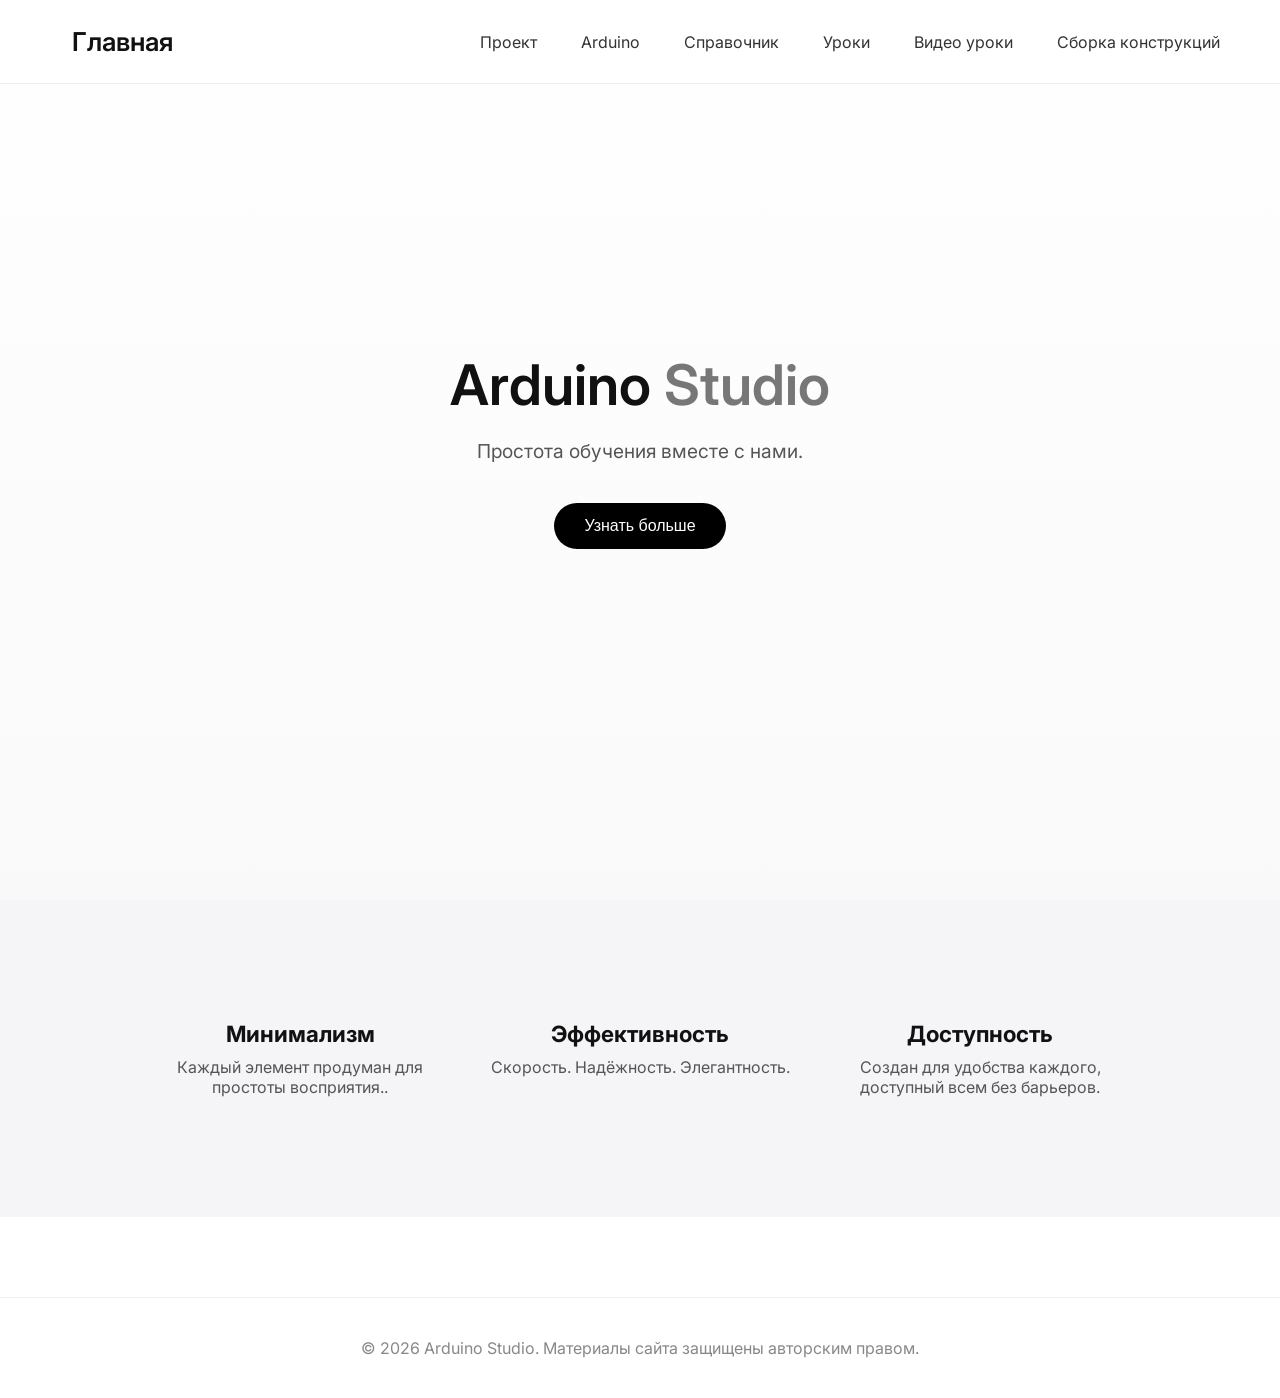
<file: index.html>
<!DOCTYPE html>
<html lang="ru">
<head>
    <meta charset="UTF-8">
    <meta name="viewport" content="width=device-width, initial-scale=1.0">
    <title>arduino studio</title>
    <link rel="stylesheet" href="style.css">
</head>
<body>
    <header class="navbar">
        <div class="logo">
             <a href="index.html">Главная</a>
        </div>
        <nav>
            <a href="2.html">Проект</a>
            <a href="test.html">Arduino</a>
            <a href="4.html">Справочник</a>
            <a href="5.html">Уроки</a>
            <a href="8.html">Видео уроки</a>
            <a href="9.html">Сборка конструкций</a>

        </nav>
    </header>

    <section class="hero">
        <div class="hero-content">
            <h1>Arduino <span>Studio</span></h1>
            <p>Простота обучения вместе с нами.</p>
        <a href="3.html">
            <button id="learnMoreBtn">Узнать больше</button>
        </a>
        </div>
    </section>

    <section class="features" id="features">
        <div class="feature">
            <h2>Минимализм</h2>
            <p>Каждый элемент продуман для простоты восприятия..</p>
        </div>
        <div class="feature">
            <h2>Эффективность</h2>
            <p>Скорость. Надёжность. Элегантность.</p>
        </div>
        <div class="feature">
            <h2>Доступность</h2>
            <p>Создан для удобства каждого, доступный всем без барьеров.</p>
        </div>
    </section>

    <footer>
        <p>© 2026 Arduino Studio. Материалы сайта защищены авторским правом.</p>
    </footer>

    <script src="scripts.js"></script>
</body>
</html>
</file>
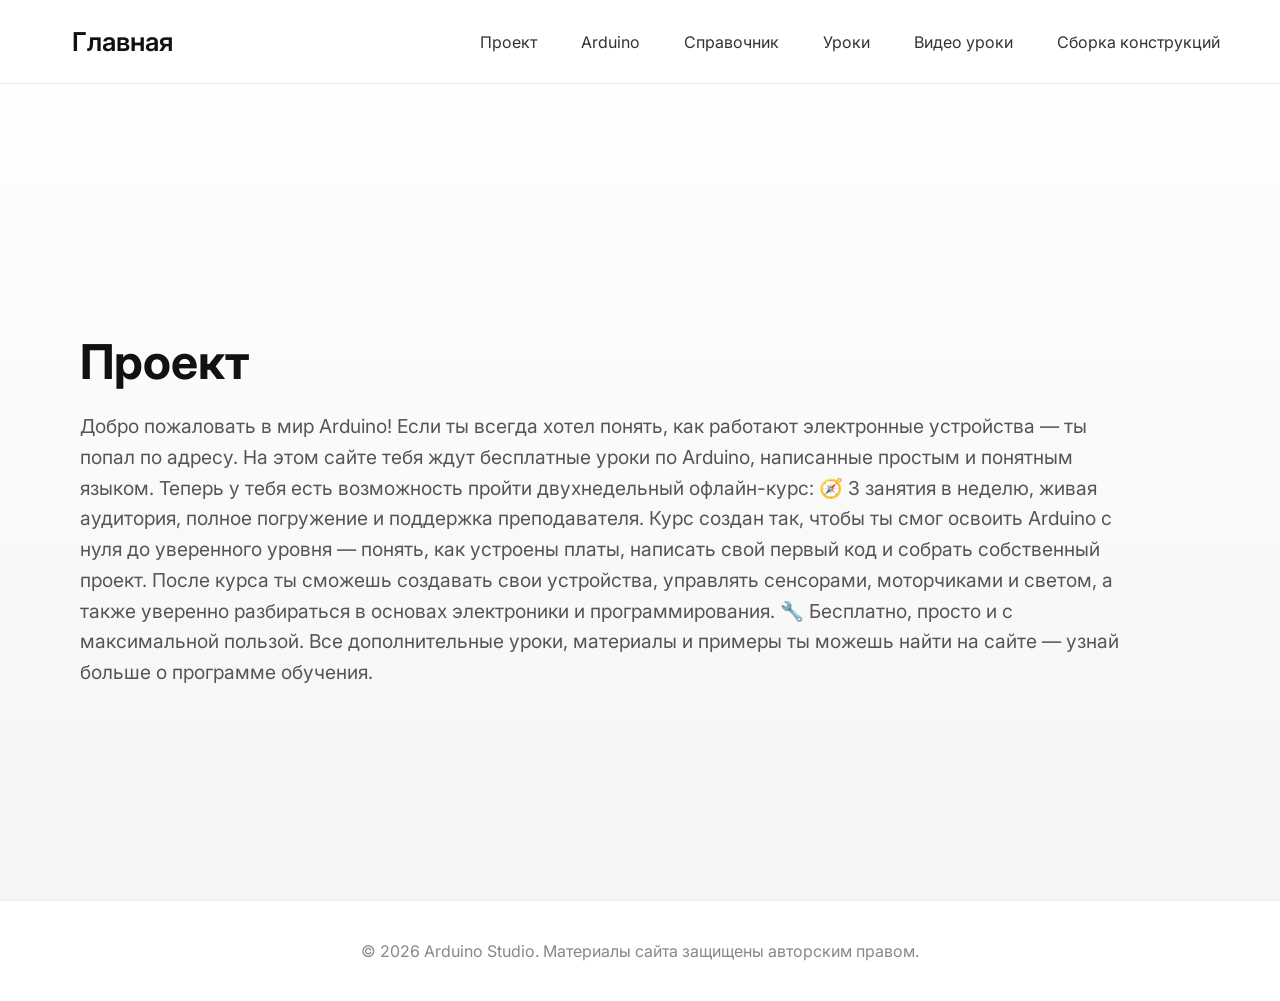
<file: 2.html>
<!DOCTYPE html>
<html lang="ru">
<head>
    <meta charset="UTF-8">
    <meta name="viewport" content="width=device-width, initial-scale=1.0">
    <title>Arduino Studio</title>
    <link rel="stylesheet" href="2.css">
</head>
<body>
    <header class="navbar">
        <div class="logo">
            <a href="index.html">Главная</a>
        </div>
        <nav>
                <a href="2.html">Проект</a>

            <a href="test.html">Arduino</a>
            <a href="4.html">Справочник</a>
            <a href="5.html">Уроки</a>
            <a href="8.html">Видео уроки</a>
            <a href="9.html">Сборка конструкций</a>
        </nav>
    </header>

    <section class="hero">
        <div class="hero-content">
            <h1>Проект</h1>
            <p> Добро пожаловать в мир Arduino!
Если ты всегда хотел понять, как работают электронные устройства — ты попал по адресу.
На этом сайте тебя ждут бесплатные уроки по Arduino, написанные простым и понятным языком.

Теперь у тебя есть возможность пройти двухнедельный офлайн-курс:
🧭 3 занятия в неделю, живая аудитория, полное погружение и поддержка преподавателя.
Курс создан так, чтобы ты смог освоить Arduino с нуля до уверенного уровня —
понять, как устроены платы, написать свой первый код и собрать собственный проект.

После курса ты сможешь создавать свои устройства, управлять сенсорами, моторчиками и светом,
а также уверенно разбираться в основах электроники и программирования.

🔧 Бесплатно, просто и с максимальной пользой.
Все дополнительные уроки, материалы и примеры ты можешь найти на сайте —
 узнай больше о программе обучения.</p>
        </div>

    </section>

    <footer>
        <p>© 2026 Arduino Studio. Материалы сайта защищены авторским правом.</p>
    </footer>
</body>
</html>
</file>
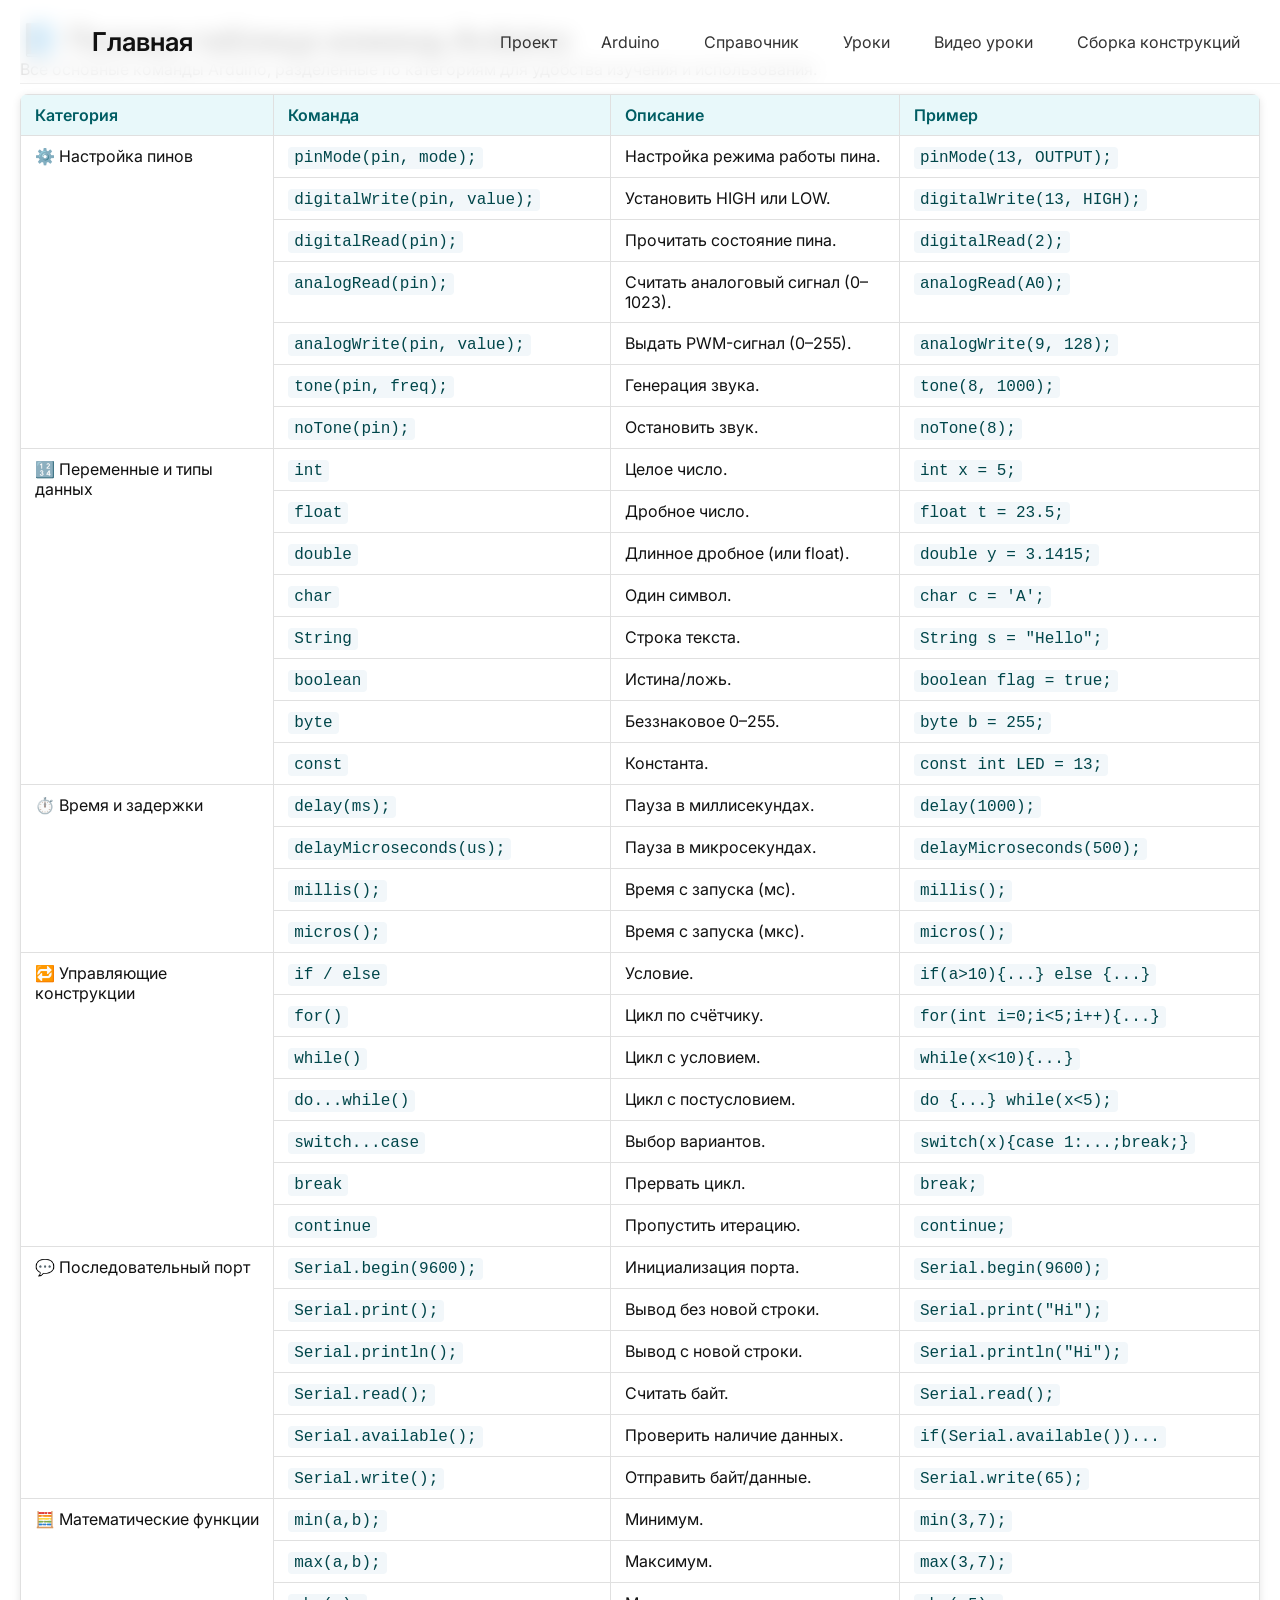
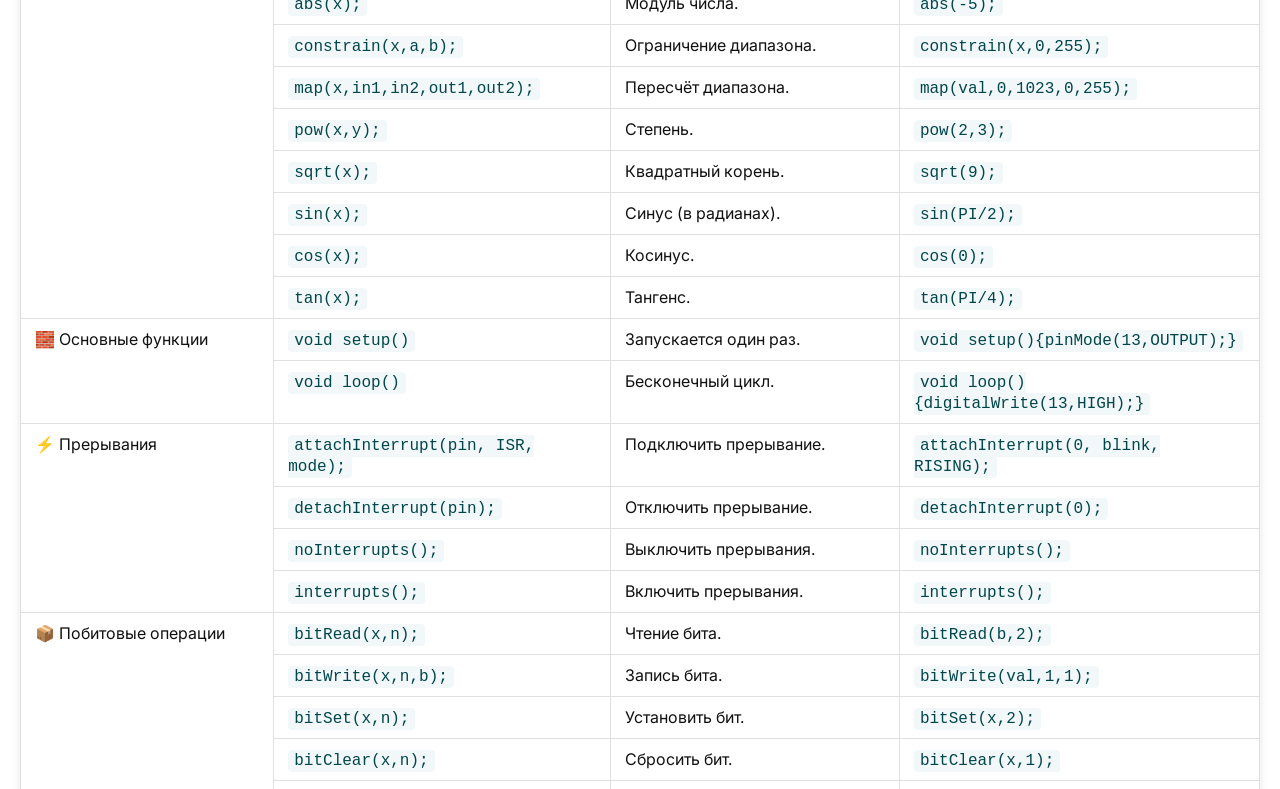
<file: 4.html>
<!DOCTYPE html>
<html lang="ru">
<head>
  <meta charset="UTF-8" />
  <meta name="viewport" content="width=device-width, initial-scale=1.0" />
  <title>Команды Arduino — Полная таблица</title>

  <link rel="stylesheet" href="4.css" />
</head>
<body>
    <header class="navbar">
        <div class="logo">
             <a href="index.html">Главная</a>
        </div>
        <nav>
            <a href="2.html">Проект</a>
            <a href="test.html">Arduino</a>
            <a href="4.html">Справочник</a>
            <a href="5.html">Уроки</a>
            <a href="8.html">Видео уроки</a>
            <a href="9.html">Сборка конструкций</a>

        </nav>
    </header>

  <!DOCTYPE html>
<html lang="ru">
<head>
  <meta charset="UTF-8">
  <meta name="viewport" content="width=device-width, initial-scale=1.0">
  <title>Все команды Arduino</title>
  <link rel="stylesheet" href="style.css">
</head>
<body>

  <h1>📘 Полная таблица команд Arduino</h1>
  <p class="desc">Все основные команды Arduino, разделённые по категориям для удобства изучения и использования.</p>

  <table class="arduino-table">
    <thead>
      <tr>
        <th>Категория</th>
        <th>Команда</th>
        <th>Описание</th>
        <th>Пример</th>
      </tr>
    </thead>
    <tbody>

      <tr><td rowspan="7" class="category">⚙️ Настройка пинов</td>
        <td><code>pinMode(pin, mode);</code></td><td>Настройка режима работы пина.</td><td><code>pinMode(13, OUTPUT);</code></td></tr>
      <tr><td><code>digitalWrite(pin, value);</code></td><td>Установить HIGH или LOW.</td><td><code>digitalWrite(13, HIGH);</code></td></tr>
      <tr><td><code>digitalRead(pin);</code></td><td>Прочитать состояние пина.</td><td><code>digitalRead(2);</code></td></tr>
      <tr><td><code>analogRead(pin);</code></td><td>Считать аналоговый сигнал (0–1023).</td><td><code>analogRead(A0);</code></td></tr>
      <tr><td><code>analogWrite(pin, value);</code></td><td>Выдать PWM-сигнал (0–255).</td><td><code>analogWrite(9, 128);</code></td></tr>
      <tr><td><code>tone(pin, freq);</code></td><td>Генерация звука.</td><td><code>tone(8, 1000);</code></td></tr>
      <tr><td><code>noTone(pin);</code></td><td>Остановить звук.</td><td><code>noTone(8);</code></td></tr>

      <tr><td rowspan="8" class="category">🔢 Переменные и типы данных</td>
        <td><code>int</code></td><td>Целое число.</td><td><code>int x = 5;</code></td></tr>
      <tr><td><code>float</code></td><td>Дробное число.</td><td><code>float t = 23.5;</code></td></tr>
      <tr><td><code>double</code></td><td>Длинное дробное (или float).</td><td><code>double y = 3.1415;</code></td></tr>
      <tr><td><code>char</code></td><td>Один символ.</td><td><code>char c = 'A';</code></td></tr>
      <tr><td><code>String</code></td><td>Строка текста.</td><td><code>String s = "Hello";</code></td></tr>
      <tr><td><code>boolean</code></td><td>Истина/ложь.</td><td><code>boolean flag = true;</code></td></tr>
      <tr><td><code>byte</code></td><td>Беззнаковое 0–255.</td><td><code>byte b = 255;</code></td></tr>
      <tr><td><code>const</code></td><td>Константа.</td><td><code>const int LED = 13;</code></td></tr>

      <tr><td rowspan="4" class="category">⏱️ Время и задержки</td>
        <td><code>delay(ms);</code></td><td>Пауза в миллисекундах.</td><td><code>delay(1000);</code></td></tr>
      <tr><td><code>delayMicroseconds(us);</code></td><td>Пауза в микросекундах.</td><td><code>delayMicroseconds(500);</code></td></tr>
      <tr><td><code>millis();</code></td><td>Время с запуска (мс).</td><td><code>millis();</code></td></tr>
      <tr><td><code>micros();</code></td><td>Время с запуска (мкс).</td><td><code>micros();</code></td></tr>

      <tr><td rowspan="7" class="category">🔁 Управляющие конструкции</td>
        <td><code>if / else</code></td><td>Условие.</td><td><code>if(a>10){...} else {...}</code></td></tr>
      <tr><td><code>for()</code></td><td>Цикл по счётчику.</td><td><code>for(int i=0;i<5;i++){...}</code></td></tr>
      <tr><td><code>while()</code></td><td>Цикл с условием.</td><td><code>while(x<10){...}</code></td></tr>
      <tr><td><code>do...while()</code></td><td>Цикл с постусловием.</td><td><code>do {...} while(x<5);</code></td></tr>
      <tr><td><code>switch...case</code></td><td>Выбор вариантов.</td><td><code>switch(x){case 1:...;break;}</code></td></tr>
      <tr><td><code>break</code></td><td>Прервать цикл.</td><td><code>break;</code></td></tr>
      <tr><td><code>continue</code></td><td>Пропустить итерацию.</td><td><code>continue;</code></td></tr>

      <tr><td rowspan="6" class="category">💬 Последовательный порт</td>
        <td><code>Serial.begin(9600);</code></td><td>Инициализация порта.</td><td><code>Serial.begin(9600);</code></td></tr>
      <tr><td><code>Serial.print();</code></td><td>Вывод без новой строки.</td><td><code>Serial.print("Hi");</code></td></tr>
      <tr><td><code>Serial.println();</code></td><td>Вывод с новой строки.</td><td><code>Serial.println("Hi");</code></td></tr>
      <tr><td><code>Serial.read();</code></td><td>Считать байт.</td><td><code>Serial.read();</code></td></tr>
      <tr><td><code>Serial.available();</code></td><td>Проверить наличие данных.</td><td><code>if(Serial.available())...</code></td></tr>
      <tr><td><code>Serial.write();</code></td><td>Отправить байт/данные.</td><td><code>Serial.write(65);</code></td></tr>

      <tr><td rowspan="10" class="category">🧮 Математические функции</td>
        <td><code>min(a,b);</code></td><td>Минимум.</td><td><code>min(3,7);</code></td></tr>
      <tr><td><code>max(a,b);</code></td><td>Максимум.</td><td><code>max(3,7);</code></td></tr>
      <tr><td><code>abs(x);</code></td><td>Модуль числа.</td><td><code>abs(-5);</code></td></tr>
      <tr><td><code>constrain(x,a,b);</code></td><td>Ограничение диапазона.</td><td><code>constrain(x,0,255);</code></td></tr>
      <tr><td><code>map(x,in1,in2,out1,out2);</code></td><td>Пересчёт диапазона.</td><td><code>map(val,0,1023,0,255);</code></td></tr>
      <tr><td><code>pow(x,y);</code></td><td>Степень.</td><td><code>pow(2,3);</code></td></tr>
      <tr><td><code>sqrt(x);</code></td><td>Квадратный корень.</td><td><code>sqrt(9);</code></td></tr>
      <tr><td><code>sin(x);</code></td><td>Синус (в радианах).</td><td><code>sin(PI/2);</code></td></tr>
      <tr><td><code>cos(x);</code></td><td>Косинус.</td><td><code>cos(0);</code></td></tr>
      <tr><td><code>tan(x);</code></td><td>Тангенс.</td><td><code>tan(PI/4);</code></td></tr>

      <tr><td rowspan="2" class="category">🧱 Основные функции</td>
        <td><code>void setup()</code></td><td>Запускается один раз.</td><td><code>void setup(){pinMode(13,OUTPUT);}</code></td></tr>
      <tr><td><code>void loop()</code></td><td>Бесконечный цикл.</td><td><code>void loop(){digitalWrite(13,HIGH);}</code></td></tr>

      <tr><td rowspan="4" class="category">⚡ Прерывания</td>
        <td><code>attachInterrupt(pin, ISR, mode);</code></td><td>Подключить прерывание.</td><td><code>attachInterrupt(0, blink, RISING);</code></td></tr>
      <tr><td><code>detachInterrupt(pin);</code></td><td>Отключить прерывание.</td><td><code>detachInterrupt(0);</code></td></tr>
      <tr><td><code>noInterrupts();</code></td><td>Выключить прерывания.</td><td><code>noInterrupts();</code></td></tr>
      <tr><td><code>interrupts();</code></td><td>Включить прерывания.</td><td><code>interrupts();</code></td></tr>

      <tr><td rowspan="5" class="category">📦 Побитовые операции</td>
        <td><code>bitRead(x,n);</code></td><td>Чтение бита.</td><td><code>bitRead(b,2);</code></td></tr>
      <tr><td><code>bitWrite(x,n,b);</code></td><td>Запись бита.</td><td><code>bitWrite(val,1,1);</code></td></tr>
      <tr><td><code>bitSet(x,n);</code></td><td>Установить бит.</td><td><code>bitSet(x,2);</code></td></tr>
      <tr><td><code>bitClear(x,n);</code></td><td>Сбросить бит.</td><td><code>bitClear(x,1);</code></td></tr>
      <tr><td><code>bit(n);</code></td><td>Возврат 2ⁿ.</td><td><code>bit(3);</code></td></tr>

    </tbody>
  </table>

</body>
</html>
</file>
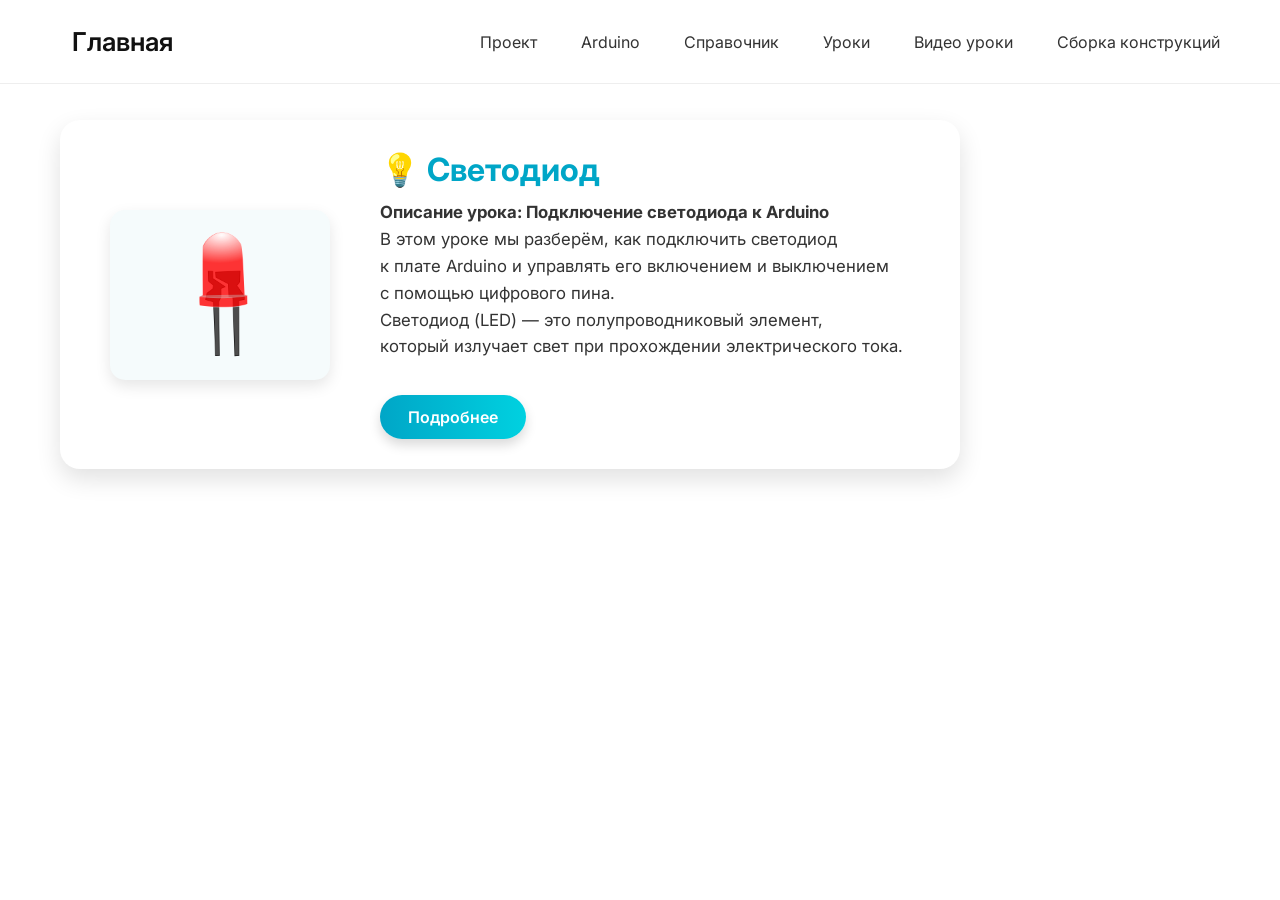
<file: 5.html>
<!DOCTYPE html>
<html lang="ru">
<head>
  <meta charset="UTF-8" />
  <meta name="viewport" content="width=device-width, initial-scale=1.0" />
  <title>Уроки программирования</title>

  <link rel="stylesheet" href="5.css" />
</head>
<script>
  document.addEventListener('click', function(e){
    const btn = e.target.closest && e.target.closest('.detail-button');
    if(!btn) return;
    e.preventDefault();
    window.location.href = btn.getAttribute('href') || '7.html';
  });

</script>

<body>
    <header class="navbar">
        <div class="logo">
             <a href="index.html">Главная</a>
        </div>
        <nav>
            <a href="2.html">Проект</a>
            <a href="test.html">Arduino</a>
            <a href="4.html">Справочник</a>
            <a href="5.html">Уроки</a>
            <a href="8.html">Видео уроки</a>
            <a href="9.html">Сборка конструкций</a>

        </nav>
    </header>
      <section class="lesson-led">
  <div class="lesson-card">
    <div class="led-image">
      <img src="image/led.png" alt="LED">
    </div>
    <div class="led-text">
      <div class="text-content">
        <h2>💡 Светодиод</h2>
        <p><strong>Описание урока: Подключение светодиода к Arduino</strong></p>
        <p>
          В этом уроке мы разберём, как подключить светодиод <br>
          к плате Arduino и управлять его включением и выключением <br>
          с помощью цифрового пина. <br>
          Светодиод (LED) — это полупроводниковый элемент, <br>
          который излучает свет при прохождении электрического тока.
        </p>
      </div>

          <a href="7.html" class="detail-button">Подробнее</a>
    </div>
  </div>
</section>


  




</body>
</html>
</file>
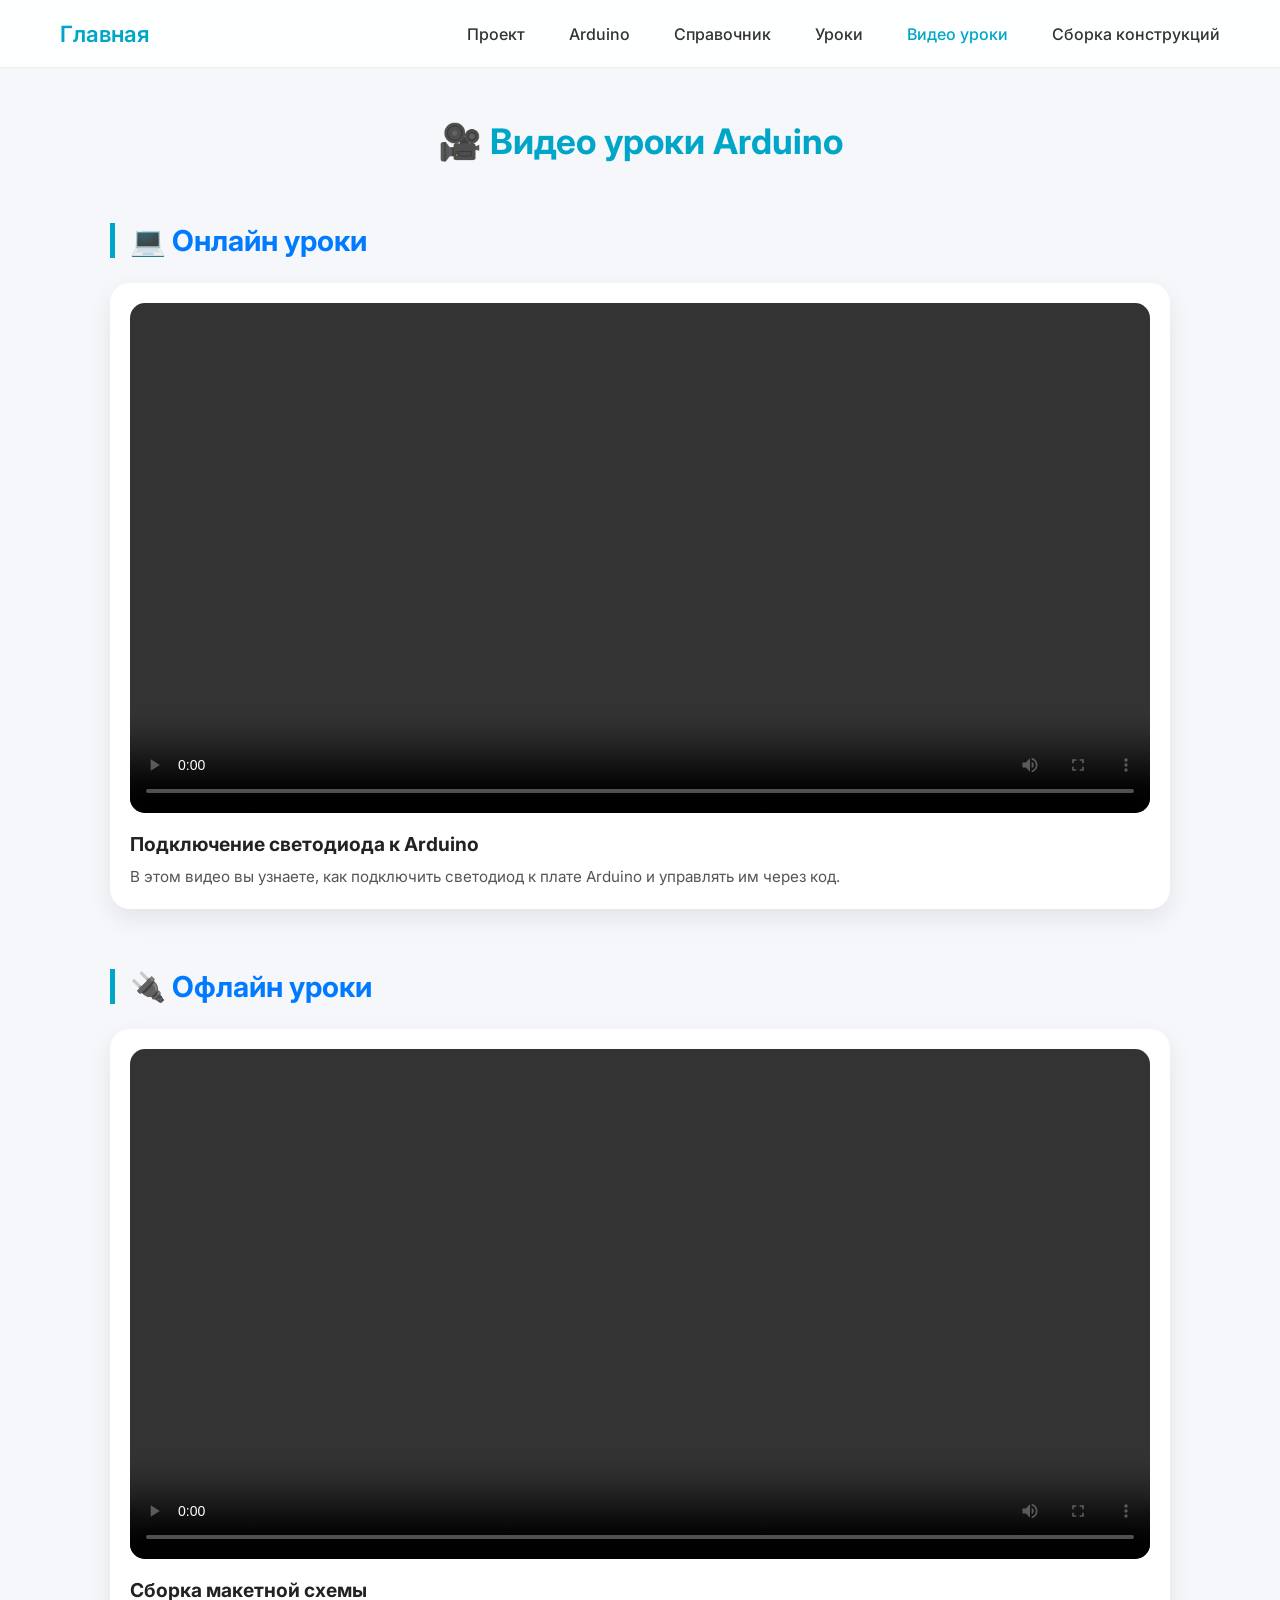
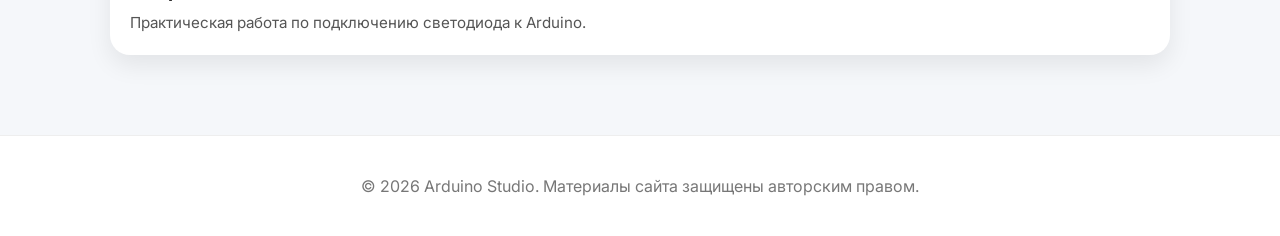
<file: 8.html>
<!DOCTYPE html>
<html lang="ru">
<head>
  <meta charset="UTF-8">
  <meta name="viewport" content="width=device-width, initial-scale=1.0">
  <title>Видео уроки | Arduino</title>
  <link rel="stylesheet" href="8.css">
</head>
<body>
  <header class="navbar">
    <div class="logo"><a href="index.html">Главная</a></div>
    <nav>
      <a href="2.html">Проект</a>
      <a href="test.html">Arduino</a>
      <a href="4.html">Справочник</a>
      <a href="5.html">Уроки</a>
      <a href="8.html" class="active">Видео уроки</a>
      <a href="9.html">Сборка конструкций</a>
    </nav>
  </header>

  <main class="video-page">
    <h1>🎥 Видео уроки Arduino</h1>

    <section class="video-section">
      <h2>💻 Онлайн уроки</h2>
      <div class="video-grid">
        <div class="video-card">
          <video controls>
            <source src="video/Светодиод Урок 1.mp4" type="video/mp4">
            Ваш браузер не поддерживает видео.
          </video>
          <h3>Подключение светодиода к Arduino</h3>
          <p>В этом видео вы узнаете, как подключить светодиод к плате Arduino и управлять им через код.</p>
        </div>
      <!--
       <div class="video-card">
          <video controls>
            <source src="video2.mp4" type="video/mp4">
            Ваш браузер не поддерживает видео.
          </video>
          <h3>Работа с фоторезистором</h3>
          <p>Изучаем, как использовать фоторезистор для измерения освещённости и включения светодиода.</p>
        </div>
        -->
      </div>
    </section> 

    <section class="video-section">
      <h2>🔌 Офлайн уроки</h2>
      <div class="video-grid">
        <div class="video-card">
          <video controls>
            <source src="video/video3.mp4" type="video/mp4">
            Ваш браузер не поддерживает видео.
          </video>
          <h3>Сборка макетной схемы</h3>
          <p>Практическая работа по подключению светодиода к Arduino.</p>
        </div>
      </div>
    </section>

  </main>

  <footer>
        <p>© 2026 Arduino Studio. Материалы сайта защищены авторским правом.</p>
  </footer>
</body>
</html>
</file>
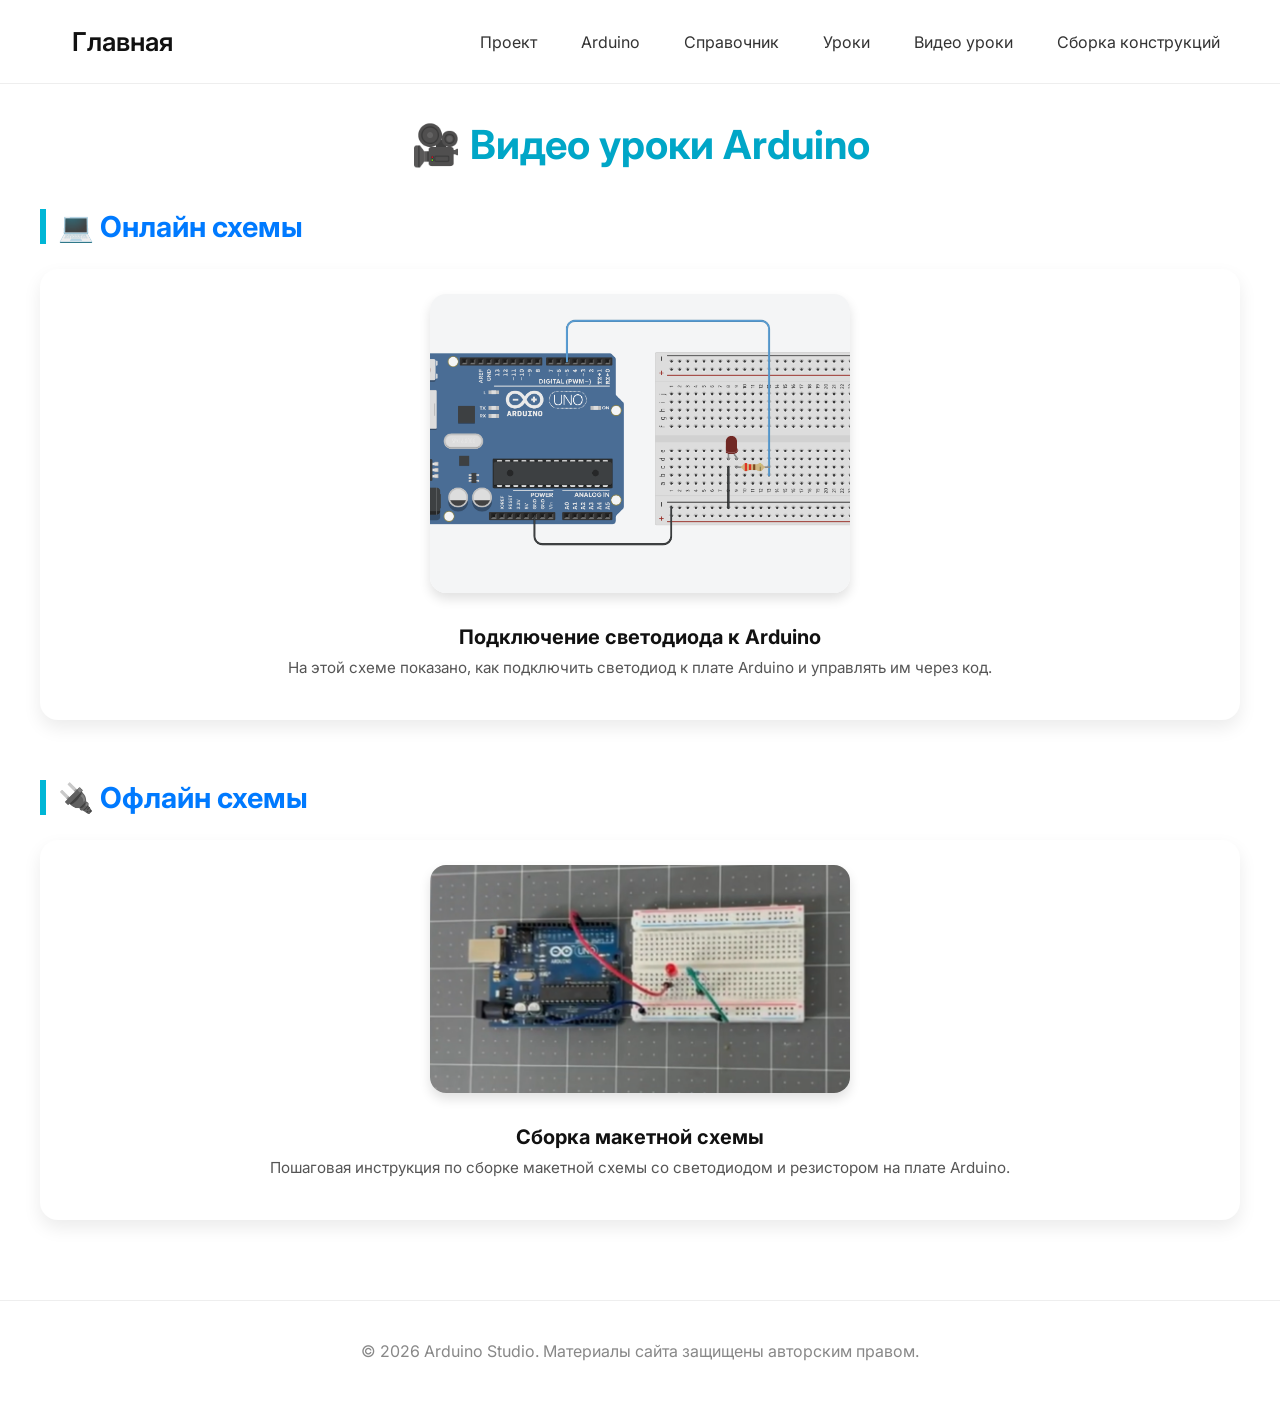
<file: 9.html>
<!DOCTYPE html>
<html lang="ru">
<head>
  <meta charset="UTF-8">
  <meta name="viewport" content="width=device-width, initial-scale=1.0">
  <title>Видео уроки | Arduino</title>
  <link rel="stylesheet" href="9.css">
</head>
<body>
  <header class="navbar">
    <div class="logo"><a href="index.html">Главная</a></div>
    <nav>
      <a href="2.html">Проект</a>
      <a href="test.html">Arduino</a>
      <a href="4.html">Справочник</a>
      <a href="5.html">Уроки</a>
      <a href="8.html" class="active">Видео уроки</a>
      <a href="9.html">Сборка конструкций</a>
    </nav>
  </header>

  <main class="video-page">
    <h1>🎥 Видео уроки Arduino</h1>

    <section class="video-section">
      <h2>💻 Онлайн схемы</h2>
      <div class="video-grid">

        <div class="video-card">
          <img src="image/scheme_onl.png" alt="Онлайн схема подключения светодиода">
          <h3>Подключение светодиода к Arduino</h3>
          <p>На этой схеме показано, как подключить светодиод к плате Arduino и управлять им через код.</p>
        </div>

        <!--
        <div class="video-card">
          <img src="scheme_onl2.png" alt="Онлайн схема фоторезистора">
          <h3>Работа с фоторезистором</h3>
          <p>Схема подключения фоторезистора для измерения освещённости и автоматического включения светодиода.</p>
        </div>
        -->
      </div>
    </section> 

    <section class="video-section">
      <h2>🔌 Офлайн схемы</h2>
      <div class="video-grid">
        <div class="video-card">
          <img src="image/scheme_off.png" alt="Офлайн схема подключения">
          <h3>Сборка макетной схемы</h3>
          <p>Пошаговая инструкция по сборке макетной схемы со светодиодом и резистором на плате Arduino.</p>
        </div>
      </div>
    </section>
  </main>

  <footer>
    <p>© 2026 Arduino Studio. Материалы сайта защищены авторским правом.</p>
  </footer>
</body>
</html>
</file>
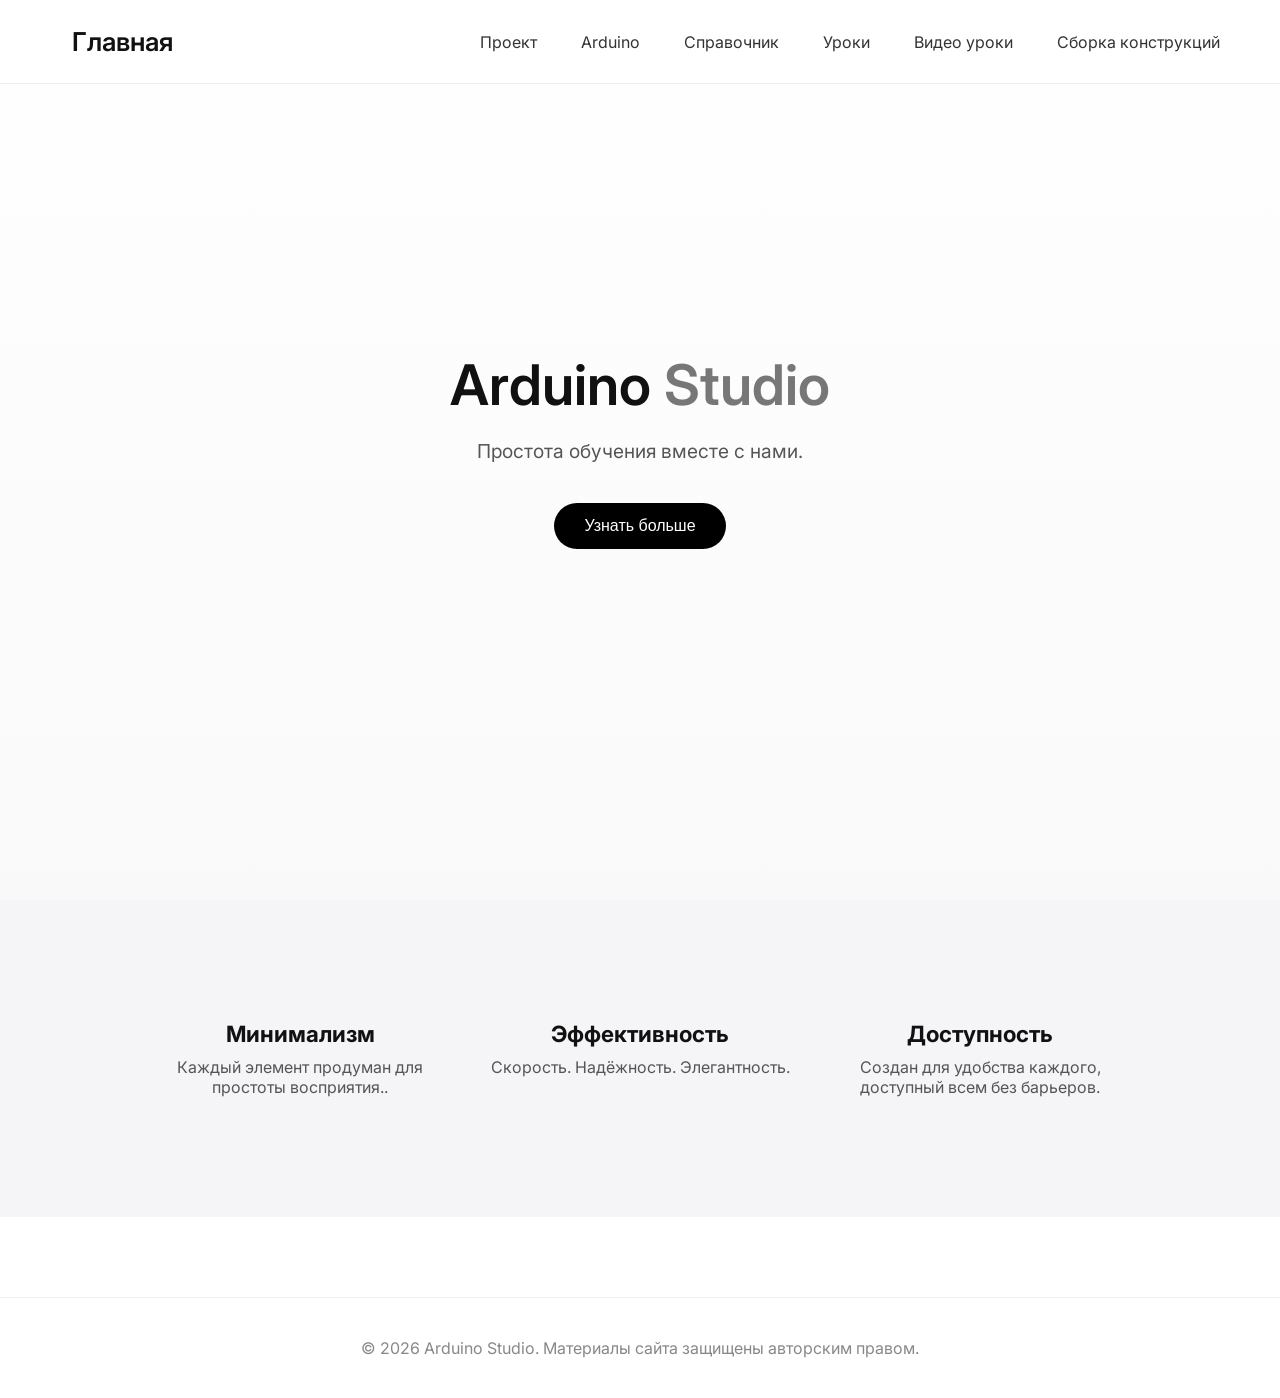
<file: main.html>
<!DOCTYPE html>
<html lang="ru">
<head>
    <meta charset="UTF-8">
    <meta name="viewport" content="width=device-width, initial-scale=1.0">
    <title>arduino studio</title>
    <link rel="stylesheet" href="style.css">
</head>
<body>
    <header class="navbar">
        <div class="logo">
             <a href="main.html">Главная</a>
        </div>
        <nav>
            <a href="2.html">Проект</a>
            <a href="test.html">Arduino</a>
            <a href="4.html">Справочник</a>
            <a href="5.html">Уроки</a>
            <a href="8.html">Видео уроки</a>
            <a href="9.html">Сборка конструкций</a>

        </nav>
    </header>

    <section class="hero">
        <div class="hero-content">
            <h1>Arduino <span>Studio</span></h1>
            <p>Простота обучения вместе с нами.</p>
        <a href="3.html">
            <button id="learnMoreBtn">Узнать больше</button>
        </a>
        </div>
    </section>

    <section class="features" id="features">
        <div class="feature">
            <h2>Минимализм</h2>
            <p>Каждый элемент продуман для простоты восприятия..</p>
        </div>
        <div class="feature">
            <h2>Эффективность</h2>
            <p>Скорость. Надёжность. Элегантность.</p>
        </div>
        <div class="feature">
            <h2>Доступность</h2>
            <p>Создан для удобства каждого, доступный всем без барьеров.</p>
        </div>
    </section>

    <footer>
        <p>© 2026 Arduino Studio. Материалы сайта защищены авторским правом.</p>
    </footer>

    <script src="scripts.js"></script>
</body>
</html>
</file>
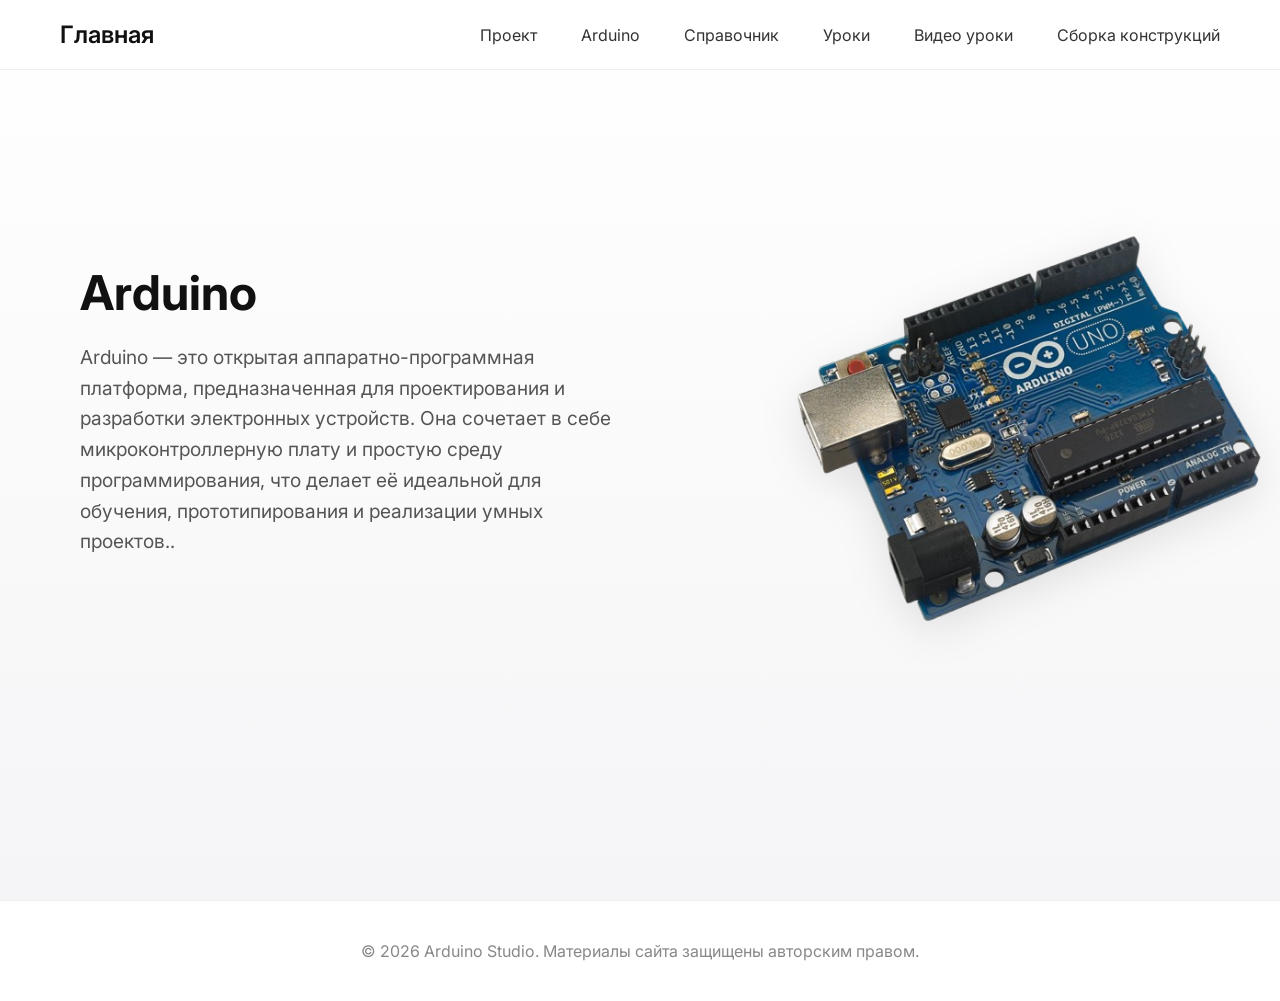
<file: test.html>
<!DOCTYPE html>
<html lang="ru">
<head>
    <meta charset="UTF-8">
    <meta name="viewport" content="width=device-width, initial-scale=1.0">
    <title>Arduino Studio</title>
    <link rel="stylesheet" href="test.css">
</head>
<body>
    <header class="navbar">
        <div class="logo">
            <a href="index.html">Главная</a>
        </div>
        <nav>
            <a href="2.html">Проект</a>
            <a href="test.html">Arduino</a>
            <a href="4.html">Справочник</a>
            <a href="5.html">Уроки</a>
            <a href="8.html">Видео уроки</a>
            <a href="9.html">Сборка конструкций</a>
        </nav>
    </header>

    <section class="hero">
        <div class="hero-content">
            <h1>Arduino</h1>
            <p>Arduino — это открытая аппаратно-программная платформа, предназначенная для проектирования и разработки электронных устройств.
Она сочетает в себе микроконтроллерную плату и простую среду программирования, что делает её идеальной для обучения, прототипирования и реализации умных проектов..</p>
        </div>
          <img src="image/arduino_plata.png" alt="Arduino Uno" class="hero-image">

    </section>

    <footer>
        <p>© 2026 Arduino Studio. Материалы сайта защищены авторским правом.</p>
    </footer>
</body>
</html>
</file>
<file: style.css>
@import url('https://fonts.googleapis.com/css2?family=Inter:wght@300;400;600&display=swap');

* {
    margin: 0;
    padding: 0;
    box-sizing: border-box;
}

body {
    font-family: 'Inter', sans-serif;
    background-color: #fff;
    color: #111;
    scroll-behavior: smooth;
}

.navbar {
    display: flex;
    justify-content: space-between;
    align-items: center;
    padding: 20px 60px;
    position: fixed;
    width: 100%;
    top: 0;
    background-color: rgba(255, 255, 255, 0.8);
    backdrop-filter: blur(10px);
    border-bottom: 1px solid #eee;
    z-index: 1000;
}

.logo {
    font-size: 26px;
}

nav a {
    margin-left: 40px;
    text-decoration: none;
    color: #333;
    font-weight: 400;
    transition: opacity 0.3s ease;
}

nav a:hover {
    opacity: 0.6;
}


.hero {
    height: 100vh;
    display: flex;
    justify-content: center;
    align-items: center;
    flex-direction: column;
    text-align: center;
    padding: 0 20px;
    background: linear-gradient(180deg, #fff, #f9f9f9);
}

.hero-content h1 {
    font-size: 3.5rem;
    font-weight: 600;
    margin-bottom: 20px;
}

.hero-content h1 span {
    color: #777;
}

.hero-content p {
    font-size: 1.2rem;
    color: #555;
    margin-bottom: 40px;
}

.hero-content button {
    background: #000;
    color: #fff;
    border: none;
    padding: 14px 30px;
    border-radius: 30px;
    font-size: 1rem;
    cursor: pointer;
    transition: all 0.3s ease;
}

.hero-content button:hover {
    background: #333;
    transform: translateY(-2px);
}


.features {
    display: flex;
    justify-content: center;
    flex-wrap: wrap;
    padding: 100px 60px;
    background-color: #f5f5f7;
    text-align: center;
}

.feature {
    width: 300px;
    margin: 20px;
}

.feature img {
    width: 60px;
    margin-bottom: 20px;
}

.feature h2 {
    font-size: 1.4rem;
    margin-bottom: 10px;
}

.feature p {
    color: #555;
}

footer {
    text-align: center;
    padding: 40px 0;
    color: #888;
    background: #fff;
    border-top: 1px solid #eee;
    margin-top: 80px;
}

@media (max-width: 768px) {
    .navbar {
        padding: 15px 30px;
    }
    .hero-content h1 {
        font-size: 2.2rem;
    }
    .features {
        padding: 60px 20px;
    }
}
.logo a {
  display: inline-block;        
  padding: 6px 12px;           
  border-radius: 8px;          
  background: transparent;      
  color: #111;                  
  font-weight: 600;
  text-decoration: none;        
  transition: all 0.3s ease;    
  cursor: pointer;              
}

.logo a:hover {
  transform: scale(1.08);
  color: #007AFF; 
}
</file>
<file: 2.css>
@import url('https://fonts.googleapis.com/css2?family=Inter:wght@300;400;600&display=swap');

* {
    margin: 0;
    padding: 0;
    box-sizing: border-box;
}

body {
    font-family: 'Inter', sans-serif;
    background-color: #fff;
    color: #111;
    scroll-behavior: smooth;
}

.navbar {
    display: flex;
    justify-content: space-between;
    align-items: center;
    padding: 20px 60px;
    position: fixed;
    width: 100%;
    top: 0;
    background-color: rgba(255, 255, 255, 0.8);
    backdrop-filter: blur(10px);
    border-bottom: 1px solid #eee;
    z-index: 1000;
}

.logo {
    font-size: 26px;
}

nav a {
    margin-left: 40px;
    text-decoration: none;
    color: #333;
    font-weight: 400;
    transition: opacity 0.3s ease;
}

nav a:hover {
    opacity: 0.6;
}

.features {
    display: flex;
    justify-content: center;
    flex-wrap: wrap;
    padding: 100px 60px;
    background-color: #f5f5f7;
    text-align: center;
}

.feature {
    width: 300px;
    margin: 20px;
}

.feature img {
    width: 60px;
    margin-bottom: 20px;
}

.feature h2 {
    font-size: 1.4rem;
    margin-bottom: 10px;
}

.feature p {
    color: #555;
}

footer {
    text-align: center;
    padding: 40px 0;
    color: #888;
    background: #fff;
    border-top: 1px solid #eee;
}

@media (max-width: 768px) {
    .navbar {
        padding: 15px 30px;
    }
    .hero-content h1 {
        font-size: 2.2rem;
    }
    .features {
        padding: 60px 20px;
    }
}
.logo a {
  display: inline-block;        
  padding: 6px 12px;           
  border-radius: 8px;          
  background: transparent;      
  color: #111;                  
  font-weight: 600;
  text-decoration: none;        
  transition: all 0.3s ease;    
  cursor: pointer;              
}

.logo a:hover {
  transform: scale(1.08);
  color: #007AFF; 
}
.hero {
  display: flex;
  align-items: center;
  justify-content: flex-start;
  height: 100vh;
  background: linear-gradient(to bottom, #ffffff, #f5f5f7);
  padding-top: 120px;
}

.hero-content {
  text-align: left;
  padding-left: 80px;
  padding-right: 60px;
  max-width: 1200px; 
  width: 100%;       
}




.hero-content h1 {
  font-size: 3rem;
  margin-bottom: 20px;
  color: #111;
}

.hero-content p {
  font-size: 1.2rem;
  color: #555;
  line-height: 1.6;
}
</file>
<file: 4.css>
@import url('https://fonts.googleapis.com/css2?family=Inter:wght@300;400;600&display=swap');

* {
    margin: 0;
    padding: 0;
    box-sizing: border-box;
}

body {
    font-family: 'Inter', sans-serif;
    background-color: #fff;
    color: #111;
    scroll-behavior: smooth;
}

.navbar {
    display: flex;
    justify-content: space-between;
    align-items: center;
    padding: 20px 60px;
    position: fixed;
    width: 100%;
    top: 0;
    background-color: rgba(255, 255, 255, 0.8);
    backdrop-filter: blur(10px);
    border-bottom: 1px solid #eee;
    z-index: 1000;
}

.logo {
    font-size: 26px;
}

nav a {
    margin-left: 40px;
    text-decoration: none;
    color: #333;
    font-weight: 400;
    transition: opacity 0.3s ease;
}

nav a:hover {
    opacity: 0.6;
}


.hero {
    height: 100vh;
    display: flex;
    justify-content: center;
    align-items: center;
    flex-direction: column;
    text-align: center;
    padding: 0 20px;
    background: linear-gradient(180deg, #fff, #f9f9f9);
}

.hero-content h1 {
    font-size: 3.5rem;
    font-weight: 600;
    margin-bottom: 20px;
}

.hero-content h1 span {
    color: #777;
}

.hero-content p {
    font-size: 1.2rem;
    color: #555;
    margin-bottom: 40px;
}

.hero-content button {
    background: #000;
    color: #fff;
    border: none;
    padding: 14px 30px;
    border-radius: 30px;
    font-size: 1rem;
    cursor: pointer;
    transition: all 0.3s ease;
}

.hero-content button:hover {
    background: #333;
    transform: translateY(-2px);
}


.features {
    display: flex;
    justify-content: center;
    flex-wrap: wrap;
    padding: 100px 60px;
    background-color: #f5f5f7;
    text-align: center;
}

.feature {
    width: 300px;
    margin: 20px;
}

.feature img {
    width: 60px;
    margin-bottom: 20px;
}

.feature h2 {
    font-size: 1.4rem;
    margin-bottom: 10px;
}

.feature p {
    color: #555;
}

footer {
    text-align: center;
    padding: 40px 0;
    color: #888;
    background: #fff;
    border-top: 1px solid #eee;
    margin-top: 80px;
}

@media (max-width: 768px) {
    .navbar {
        padding: 15px 30px;
    }
    .hero-content h1 {
        font-size: 2.2rem;
    }
    .features {
        padding: 60px 20px;
    }
}
.logo a {
  display: inline-block;        
  padding: 6px 12px;           
  border-radius: 8px;          
  background: transparent;      
  color: #111;                  
  font-weight: 600;
  text-decoration: none;        
  transition: all 0.3s ease;    
  cursor: pointer;              
}

.logo a:hover {
  transform: scale(1.08);
  color: #007AFF; 
}

 
 
 
 
 
 
 
 
 
 
 body {
    font-family: 'Segoe UI', Roboto, sans-serif;
    background: #f5faff;
    color: #222;
    margin: 0;
    padding: 20px;
  }

  h2 {
    color: #00878f;
    border-left: 5px solid #00a8b0;
    padding-left: 10px;
    margin-top: 40px;
  }

  .arduino-table {
    width: 100%;
    border-collapse: collapse;
    margin-top: 15px;
    background: white;
    box-shadow: 0 2px 8px rgba(0,0,0,0.1);
    border-radius: 8px;
    overflow: hidden;
  }

  .arduino-table th, .arduino-table td {
    border: 1px solid #e0e0e0;
    padding: 10px 14px;
    text-align: left;
    vertical-align: top;
  }

  .arduino-table th {
    background: #e8f8fa;
    color: #005d63;
    font-weight: 600;
  }

  .arduino-table code {
    background: #f2f7fa;
    padding: 2px 6px;
    border-radius: 4px;
    color: #00464a;
    font-family: Consolas, monospace;
  }

  @media (max-width: 768px) {
    .arduino-table, .arduino-table thead, .arduino-table tbody, .arduino-table th, .arduino-table td, .arduino-table tr {
      display: block;
    }

    .arduino-table tr {
      margin-bottom: 15px;
      border: 1px solid #ddd;
      border-radius: 8px;
      padding: 10px;
      background: white;
    }

    .arduino-table td {
      border: none;
      padding: 5px 0;
    }

    .arduino-table td:before {
      content: attr(data-label);
      font-weight: bold;
      color: #005d63;
      display: block;
    }
  }
</file>
<file: 5.css>
@import url('https://fonts.googleapis.com/css2?family=Inter:wght@300;400;600&display=swap');

* {
    margin: 0;
    padding: 0;
    box-sizing: border-box;
}

body {
    font-family: 'Inter', sans-serif;
    background-color: #fff;
    color: #111;
    scroll-behavior: smooth;
}

.navbar {
    display: flex;
    justify-content: space-between;
    align-items: center;
    padding: 20px 60px;
    position: fixed;
    width: 100%;
    top: 0;
    background-color: rgba(255, 255, 255, 0.8);
    backdrop-filter: blur(10px);
    border-bottom: 1px solid #eee;
    z-index: 1000;
}

.logo {
    font-size: 26px;
}

.logo a {
    display: inline-block;
    padding: 6px 12px;
    border-radius: 8px;
    background: transparent;
    color: #111;
    font-weight: 600;
    text-decoration: none;
    transition: all 0.3s ease;
    cursor: pointer;
}

.logo a:hover {
    transform: scale(1.08);
    color: #007AFF;
}

nav a {
    margin-left: 40px;
    text-decoration: none;
    color: #333;
    font-weight: 400;
    transition: opacity 0.3s ease;
}

nav a:hover {
    opacity: 0.6;
}

.hero {
    height: 100vh;
    display: flex;
    justify-content: center;
    align-items: center;
    flex-direction: column;
    text-align: center;
    padding: 0 20px;
    background: linear-gradient(180deg, #fff, #f9f9f9);
}

.hero-content h1 {
    font-size: 3.5rem;
    font-weight: 600;
    margin-bottom: 20px;
}

.hero-content h1 span {
    color: #777;
}

.hero-content p {
    font-size: 1.2rem;
    color: #555;
    margin-bottom: 40px;
}

.hero-content button {
    background: #000;
    color: #fff;
    border: none;
    padding: 14px 30px;
    border-radius: 30px;
    font-size: 1rem;
    cursor: pointer;
    transition: all 0.3s ease;
}

.hero-content button:hover {
    background: #333;
    transform: translateY(-2px);
}

.features {
    display: flex;
    justify-content: center;
    flex-wrap: wrap;
    padding: 100px 60px;
    background-color: #f5f5f7;
    text-align: center;
}

.feature {
    width: 300px;
    margin: 20px;
}

.feature img {
    width: 60px;
    margin-bottom: 20px;
}

.feature h2 {
    font-size: 1.4rem;
    margin-bottom: 10px;
}

.feature p {
    color: #555;
}

footer {
    text-align: center;
    padding: 40px 0;
    color: #888;
    background: #fff;
    border-top: 1px solid #eee;
    margin-top: 80px;
}

.lesson-card {
    display: flex;
    align-items: center;
    background: #ffffff;
    border-radius: 20px;
    box-shadow: 0 10px 25px rgba(0,0,0,0.12);
    padding: 30px 40px;
    gap: 40px;
    max-width: 900px;
    margin: 120px 0 60px 60px; 
    transition: transform 0.3s ease, box-shadow 0.3s ease;
}

.lesson-card:hover {
    transform: translateY(-5px);
    box-shadow: 0 15px 35px rgba(0,0,0,0.18);
}

.led-image {
    flex: 0 0 240px;
    display: flex;
    justify-content: center;
    align-items: center;
}

.led-image img {
    width: 220px;
    border-radius: 15px;
    box-shadow: 0 6px 15px rgba(0,0,0,0.1);
    background: #f5fbfc;
    padding: 10px;
}

.led-text {
    flex: 1;
    display: flex;
    flex-direction: column; 
    align-items: flex-start;
    gap: 20px;
}

.text-content {
    max-width: 600px;
}

.text-content h2 {
    color: #00a6c7;
    font-size: 2em;
    margin-bottom: 10px;
}

.text-content p {
    color: #333;
    line-height: 1.6em;
    font-size: 1.05em;
}

.detail-button {
    margin-top: 15px;
    padding: 12px 28px;
    background: linear-gradient(90deg, #00a6c7, #00d1e0);
    color: #fff;
    font-weight: 600;
    font-size: 1rem;
    border-radius: 30px;
    text-decoration: none;
    box-shadow: 0 6px 12px rgba(0,0,0,0.15);
    transition: all 0.3s ease;
    position: relative;
    overflow: hidden;
    white-space: nowrap;
}

.detail-button::before {
    content: '';
    position: absolute;
    top: 0;
    left: -100%;
    width: 100%;
    height: 100%;
    background: linear-gradient(120deg, rgba(255,255,255,0.3), rgba(255,255,255,0) 70%);
    transform: skewX(-20deg);
    transition: all 0.5s ease;
}

.detail-button:hover::before {
    left: 200%;
}

.detail-button:hover {
    transform: translateY(-4px);
    box-shadow: 0 12px 24px rgba(0,0,0,0.25);
}

@media (max-width: 768px) {
    .navbar {
        padding: 15px 30px;
    }

    .hero-content h1 {
        font-size: 2.2rem;
    }

    .features {
        padding: 60px 20px;
    }

    .lesson-card {
        flex-direction: column;
        align-items: center;
        padding: 20px;
        margin: 80px auto;
    }

    .led-text {
        align-items: flex-start;
        text-align: left;
    }

    .detail-button {
        align-self: center;
    }
}
</file>
<file: 8.css>
@import url('https://fonts.googleapis.com/css2?family=Inter:wght@300;400;600&display=swap');

* {
  margin: 0;
  padding: 0;
  box-sizing: border-box;
}

body {
  font-family: 'Inter', sans-serif;
  background: #f5f7fa;
  color: #111;
}

.navbar {
  display: flex;
  justify-content: space-between;
  align-items: center;
  padding: 20px 60px;
  position: fixed;
  width: 100%;
  top: 0;
  background-color: rgba(255,255,255,0.9);
  backdrop-filter: blur(10px);
  border-bottom: 1px solid #eee;
  z-index: 1000;
}

.logo a {
  font-size: 1.4rem;
  font-weight: 600;
  color: #00a6c7;
  text-decoration: none;
  transition: 0.3s;
}

.logo a:hover {
  color: #007aff;
}

nav a {
  margin-left: 40px;
  text-decoration: none;
  color: #333;
  font-weight: 500;
  transition: color 0.3s;
}

nav a:hover,
nav a.active {
  color: #00a6c7;
}

.video-page {
  padding-top: 120px;
  text-align: center;
}

.video-page h1 {
  font-size: 2.2rem;
  color: #00a6c7;
  margin-bottom: 40px;
}

.video-section {
  margin: 60px auto;
  max-width: 1100px;
  padding: 0 20px;
  text-align: left;
}

.video-section h2 {
  font-size: 1.8rem;
  color: #007aff;
  margin-bottom: 25px;
  border-left: 5px solid #00a6c7;
  padding-left: 15px;
}

.video-grid {
  display: grid;
  grid-template-columns: repeat(auto-fit, minmax(320px, 1fr));
  gap: 30px;
}

.video-card {
  background: #fff;
  border-radius: 20px;
  box-shadow: 0 10px 25px rgba(0,0,0,0.08);
  padding: 20px;
  transition: transform 0.3s ease, box-shadow 0.3s ease;
}

.video-card:hover {
  transform: translateY(-6px);
  box-shadow: 0 15px 35px rgba(0,0,0,0.12);
}

.video-card video {
  width: 100%;
  border-radius: 15px;
  margin-bottom: 15px;
}

.video-card h3 {
  font-size: 1.2rem;
  color: #222;
  margin-bottom: 10px;
}

.video-card p {
  font-size: 0.95rem;
  color: #555;
  line-height: 1.5em;
}

footer {
  text-align: center;
  padding: 40px 0;
  color: #777;
  background: #fff;
  border-top: 1px solid #eee;
  margin-top: 80px;
}
</file>
<file: 9.css>
@import url('https://fonts.googleapis.com/css2?family=Inter:wght@300;400;600&display=swap');

* {
    margin: 0;
    padding: 0;
    box-sizing: border-box;
}

body {
    font-family: 'Inter', sans-serif;
    background-color: #fff;
    color: #111;
    scroll-behavior: smooth;
}

.navbar {
    display: flex;
    justify-content: space-between;
    align-items: center;
    padding: 20px 60px;
    position: fixed;
    width: 100%;
    top: 0;
    background-color: rgba(255, 255, 255, 0.8);
    backdrop-filter: blur(10px);
    border-bottom: 1px solid #eee;
    z-index: 1000;
}

.logo {
    font-size: 26px;
}

nav a {
    margin-left: 40px;
    text-decoration: none;
    color: #333;
    font-weight: 400;
    transition: opacity 0.3s ease;
}

nav a:hover {
    opacity: 0.6;
}


.hero {
    height: 100vh;
    display: flex;
    justify-content: center;
    align-items: center;
    flex-direction: column;
    text-align: center;
    padding: 0 20px;
    background: linear-gradient(180deg, #fff, #f9f9f9);
}

.hero-content h1 {
    font-size: 3.5rem;
    font-weight: 600;
    margin-bottom: 20px;
}

.hero-content h1 span {
    color: #777;
}

.hero-content p {
    font-size: 1.2rem;
    color: #555;
    margin-bottom: 40px;
}

.hero-content button {
    background: #000;
    color: #fff;
    border: none;
    padding: 14px 30px;
    border-radius: 30px;
    font-size: 1rem;
    cursor: pointer;
    transition: all 0.3s ease;
}

.hero-content button:hover {
    background: #333;
    transform: translateY(-2px);
}


.features {
    display: flex;
    justify-content: center;
    flex-wrap: wrap;
    padding: 100px 60px;
    background-color: #f5f5f7;
    text-align: center;
}

.feature {
    width: 300px;
    margin: 20px;
}

.feature img {
    width: 60px;
    margin-bottom: 20px;
}

.feature h2 {
    font-size: 1.4rem;
    margin-bottom: 10px;
}

.feature p {
    color: #555;
}

footer {
    text-align: center;
    padding: 40px 0;
    color: #888;
    background: #fff;
    border-top: 1px solid #eee;
    margin-top: 80px;
}

@media (max-width: 768px) {
    .navbar {
        padding: 15px 30px;
    }
    .hero-content h1 {
        font-size: 2.2rem;
    }
    .features {
        padding: 60px 20px;
    }
}
.logo a {
  display: inline-block;        
  padding: 6px 12px;           
  border-radius: 8px;          
  background: transparent;      
  color: #111;                  
  font-weight: 600;
  text-decoration: none;        
  transition: all 0.3s ease;    
  cursor: pointer;              
}

.logo a:hover {
  transform: scale(1.08);
  color: #007AFF; 
}










.video-page {
  padding-top: 120px;
  text-align: center;
}

.video-page h1 {
  font-size: 2.5rem;
  color: #00a6c7;
  margin-bottom: 40px;
}

.video-section {
  margin-bottom: 60px;
}

.video-section h2 {
  font-size: 1.8rem;
  color: #007aff;
  margin-bottom: 25px;
  border-left: 6px solid #00b6d6;
  padding-left: 12px;
  text-align: left;
  width: fit-content;
  margin-left: 40px;
}

.video-grid {
  display: grid;
  grid-template-columns: repeat(auto-fit, minmax(320px, 1fr));
  gap: 30px;
  justify-content: center;
  padding: 0 40px;
}

.video-card {
  background: #fff;
  border-radius: 18px;
  box-shadow: 0 8px 18px rgba(0, 0, 0, 0.08);
  overflow: hidden;
  transition: all 0.3s ease;
  text-align: center;
  padding: 25px 20px;
}

.video-card:hover {
  transform: translateY(-5px);
  box-shadow: 0 12px 28px rgba(0, 0, 0, 0.12);
}

.video-card img {
  width: 92%;             
  max-width: 420px;       
  height: auto;
  border-radius: 16px;
  box-shadow: 0 6px 12px rgba(0, 0, 0, 0.12);
  margin-bottom: 18px;
  transition: transform 0.3s ease;
}

.video-card img:hover {
  transform: scale(1.04); 
}

.video-card h3 {
  font-size: 1.25rem;
  margin: 10px 0 8px;
  color: #111;
}

.video-card p {
  margin: 0 auto 15px;
  color: #555;
  font-size: 0.95rem;
  line-height: 1.5em;
  max-width: 90%;
}
</file>
<file: test.css>
@import url('https://fonts.googleapis.com/css2?family=Inter:wght@300;400;600&display=swap');

* {
  margin: 0;
  padding: 0;
  box-sizing: border-box;
}

body {
  font-family: 'Inter', sans-serif;
  background-color: #fff;
  color: #111;
}

.navbar {
  display: flex;
  justify-content: space-between;
  align-items: center;
  padding: 20px 60px;
  position: fixed;
  width: 100%;
  top: 0;
  background-color: rgba(255, 255, 255, 0.8);
  backdrop-filter: blur(10px);
  border-bottom: 1px solid #eee;
  z-index: 1000;
}

.logo a {
  font-size: 24px;
  text-decoration: none;
  color: #111;
  font-weight: 600;
  transition: color 0.3s ease;
}

.logo a:hover {
  color: #007AFF;
}

nav a {
  margin-left: 40px;
  text-decoration: none;
  color: #333;
  transition: opacity 0.3s ease;
}

nav a:hover {
  opacity: 0.6;
}

.hero {
  display: flex;
  align-items: center;
  justify-content: flex-start;
  height: 100vh;
  background: linear-gradient(to bottom, #ffffff, #f5f5f7);
  padding-top: 120px; 
}

.hero-content {
  text-align: left;
  padding-left: 80px;
  padding-right: 60px;
  max-width: 700px;
  margin-top: -200px;
}

.hero-content h1 {
  font-size: 3rem;
  margin-bottom: 20px;
  color: #111;
}

.hero-content p {
  font-size: 1.2rem;
  color: #555;
  line-height: 1.6;
}

footer {
  text-align: center;
  padding: 40px 0;
  color: #888;
  border-top: 1px solid #eee;
  margin-top: 0px;

}

.hero-image {
  display: block;
  margin-top: -100px;
  margin-left: 100px;
  width: 500px;
  max-width: 90%;
  filter: drop-shadow(0 10px 20px rgba(0, 0, 0, 0.1));
  transition: transform 0.3s ease;
}

.hero-image:hover {
  transform: scale(1.02);
}
img {
  display: block;
  margin: 60px auto;
  max-width: 400px;
  height: auto;
  opacity: 0;
  transform: translateY(20px);
  animation: fadeInUp 1.2s ease-out forwards;
  transition: transform 0.4s ease;
}

img:hover {
  transform: scale(1.05);
}

@keyframes fadeInUp {
  0% {
    opacity: 0;
    transform: translateY(40px);
  }
  100% {
    opacity: 1;
    transform: translateY(0);
  }
}
</file>
